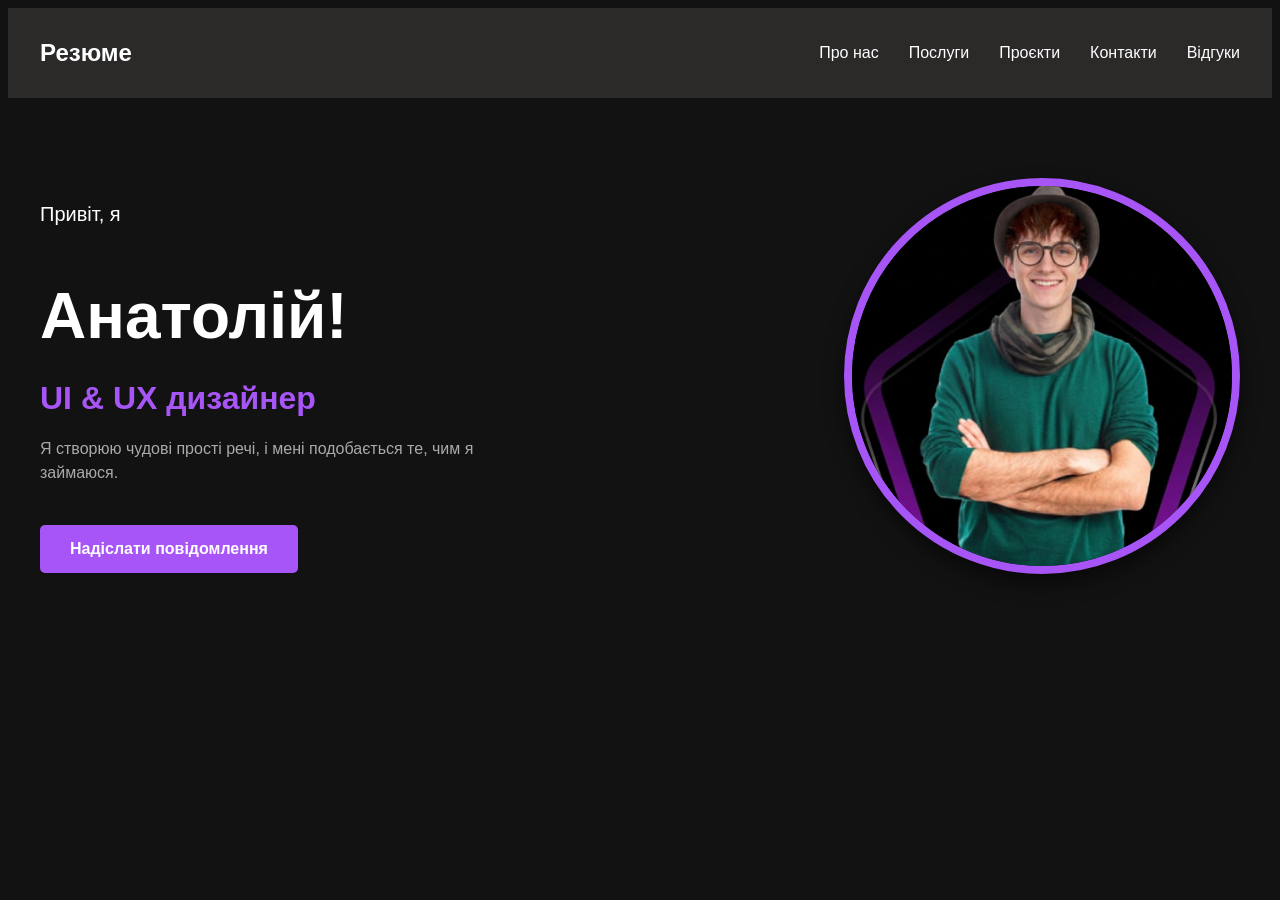
<file: index.html>
<!DOCTYPE html>
<html lang="uk">
<head>
    <meta charset="UTF-8">
    <meta name="viewport" content="width=device-width, initial-scale=1.0">
    <title>Анатолій - Портфоліо</title>
   <link rel="stylesheet" href="./style.css">
</head>
<body>

<header class="header">
    <div class="container">
        <a href="#" class="logo">Резюме</a> 
        <nav class="nav">
            <ul class="nav__list">
                <li><a href="aboutUs.html" class="nav__link" target="_blank">Про нас</a></li>
                <li><a href="services.html" class="nav__link" target="_blank">Послуги</a></li>
                <li><a href="project.html" class="nav__link" target="_blank">Проєкти</a></li>
                <li><a href="contacts.html" class="nav__link" target="_blank">Контакти</a></li>
                <li><a href="testimonials.html" class="nav__link" target="_blank">Відгуки</a></li>
            </ul>
        </nav>
    </div>
</header>

<main>
    <section class="hero">
        <div class="container hero__container">
            <div class="hero__content">
                <p class="hero__subtitle">Привіт, я</p>
                <h1 class="hero__title">Анатолій!</h1>
                <h2 class="hero__profession">UI & UX дизайнер</h2>
                <p class="hero__description">Я створюю чудові прості речі, і мені подобається те, чим я займаюся.</p>
                <a href="#contact" class="btn">Надіслати повідомлення</a>
            </div>
            
            <div class="hero__image">
                <img src="image1.jpg" alt="Anatoly Portfolio Photo" class="hero__photo">
            </div>
        </div>
    </section>
</main>

</body>
</html>
</file>
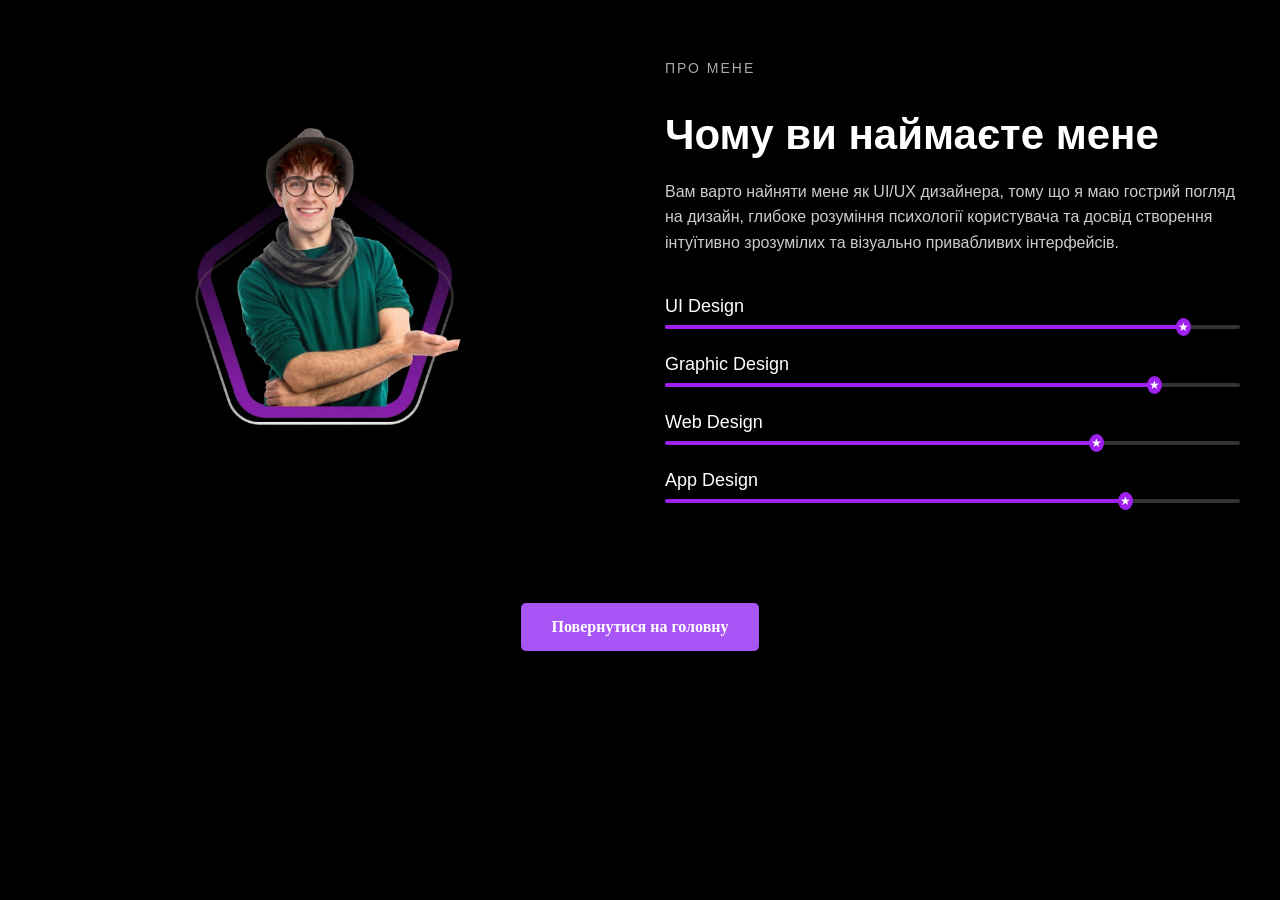
<file: aboutUs.html>
<!DOCTYPE html>
<html>
<head>
    <meta charset="UTF-8">
    <meta name="viewport" content="width=device-width, initial-scale=1.0">
    <title>About us - Anatoly</title>
    <style>
   /* Загальні налаштування секції */
.about-section {
  background-color: #000000;
  color: #ffffff;
  padding: 60px 20px;
  font-family: 'Poppins', sans-serif; /* або будь-який інший санс-сериф */
}

.about-container {
  max-width: 1200px;
  margin: 0 auto;
  display: grid;
  grid-template-columns: minmax(300px, 1fr) 1fr;
  gap: 50px;
  align-items: center;
}

/* Ліва колонка та фігурне фото */
.about-image-side {
  position: relative;
  display: flex;
  justify-content: center;
}

/* Створення п'ятикутника через clip-path */
.pentagon-shape {
  width: 320px;
  height: 340px;
  background: #1a1a1a;
  clip-path: polygon(50% 0%, 100% 38%, 82% 100%, 18% 100%, 0% 38%);
  overflow: hidden;
  display: flex;
  align-items: center;
  justify-content: center;
}

.profile-img {
  width: 100%;
  height: 100%;
  object-fit: cover;
}

/* Права колонка */
.sub-title {
  color: #aaaaaa;
  font-size: 14px;
  letter-spacing: 2px;
  text-transform: uppercase;
  display: block;
  margin-bottom: 10px;
}

.main-title {
  font-size: 42px;
  font-weight: 700;
  margin-bottom: 20px;
}

.description {
  color: #cccccc;
  line-height: 1.6;
  margin-bottom: 40px;
}

/* Стилізація прогрес-барів */
.skills-list {
  display: flex;
  flex-direction: column;
  gap: 25px;
}

.skill-name {
  font-size: 18px;
  font-weight: 500;
  margin-bottom: 8px;
  display: block;
}

.progress-line {
  height: 4px;
  background-color: #333333;
  position: relative;
  border-radius: 2px;
}

.progress-line span {
  height: 100%;
  background: #a020f0; /* Фіолетовий колір лінії */
  position: absolute;
  left: 0;
  top: 0;
  border-radius: 2px;
}

/* Повзунок-зірочка/крапка на кінці лінії прогресу */
.progress-line span::after {
  content: '★'; /* Можна замінити на SVG або просто коло '' */
  position: absolute;
  right: -8px;
  top: 50%;
  transform: translateY(-50%);
  color: #ffffff;
  background: #a020f0;
  font-size: 12px;
  padding: 2px;
  border-radius: 50%;
}
.btn {
    display: inline-block;
    background-color: #a855f7; /* Фіолетовий фон */
    color: #ffffff;
    text-decoration: none;
    padding: 15px 30px;
    border-radius: 5px; /* Закруглені кути */
    font-weight: bold;
    transition: background-color 1.0s ease; /* Плавна зміна кольору при наведенні */
}
    </style> 

<style>
    body {
        background-color: #000000; /* Робить фон повністю темним */
        margin: 0;
        padding-bottom: 50px; /* Додає гарний відступ знизу, щоб кнопка не прилипала до краю */
    }
</style>
</head>
<body>
   <section class="about-section">
  <div class="about-container">
    
    <!-- Ліва колонка: Контейнер для фото -->
    <div class="about-image-side">
      <div class="blue-border-box">
        <div class="pentagon-glow">
          <div class="pentagon-shape">
            <img src="image2.jpg" alt="Your Photo" class="profile-img">
          </div>
        </div>
      </div>
    </div>

    <!-- Права колонка: Текст та навички -->
    <div class="about-content-side">
      <span class="sub-title">ПРО МЕНЕ</span>
      <h2 class="main-title">Чому ви наймаєте мене</h2>
      <p class="description">
        Вам варто найняти мене як UI/UX дизайнера, тому що я маю гострий погляд на дизайн, глибоке розуміння психології користувача
        та досвід створення інтуїтивно зрозумілих та візуально привабливих інтерфейсів.
      </p>

      <!-- Блок зі скіл-барами -->
      <div class="skills-list">
        
        <div class="skill-item">
          <div class="skill-info">
            <span class="skill-name">UI Design</span>
          </div>
          <div class="progress-line"><span style="width: 90%;"></span></div>
        </div>

        <div class="skill-item">
          <div class="skill-info">
            <span class="skill-name">Graphic Design</span>
          </div>
          <div class="progress-line"><span style="width: 85%;"></span></div>
        </div>

        <div class="skill-item">
          <div class="skill-info">
            <span class="skill-name">Web Design</span>
          </div>
          <div class="progress-line"><span style="width: 75%;"></span></div>
        </div>

        <div class="skill-item">
          <div class="skill-info">
            <span class="skill-name">App Design</span>
          </div>
          <div class="progress-line"><span style="width: 80%;"></span></div>
        </div>

      </div>
    </div>

  </div>
</section>
    </div>
<div style="text-align: center; width: 100%; margin-top: 40px;">
    <a href="#" onclick="window.close(); return false;" class="btn">Повернутися на головну</a>
</div>
</body>
</html>
</file>
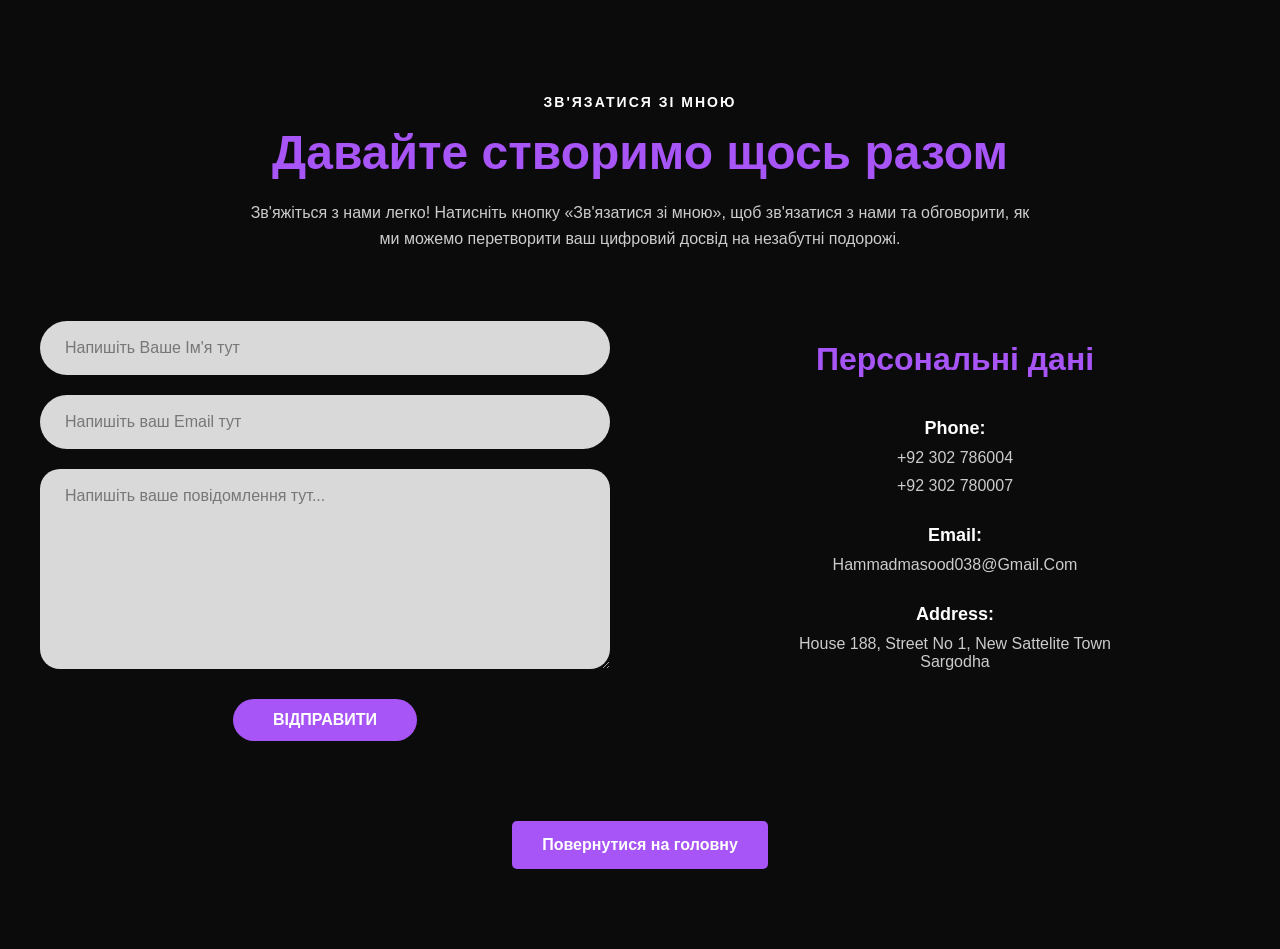
<file: contacts.html>
<!DOCTYPE html>
<html lang="uk">
<head>
    <meta charset="UTF-8">
    <meta name="viewport" content="width=device-width, initial-scale=1.0">
    <title>Контакти - Анатолій</title>
    <link rel="stylesheet" href="./style.css">
    
    <style>
        /* Базові стилі для темного фону */
        body {
            background-color: #0b0b0b; 
            color: #ffffff;
            margin: 0;
            font-family: 'Poppins', sans-serif;
        }

        /* Головний контейнер */
        .contact-page__container {
            max-width: 1200px;
            margin: 0 auto;
            padding: 80px 20px;
        }

        /* ЗАГОЛОВКИ */
        .contact-header {
            text-align: center;
            margin-bottom: 70px;
        }

        .contact-subtitle {
            text-transform: uppercase;
            font-size: 14px;
            letter-spacing: 2px;
            font-weight: 600;
            margin-bottom: 15px;
        }

        .contact-title {
            font-size: 48px;
            font-weight: 700;
            color: #a855f7; /* Фіолетовий колір з макету */
            margin: 0 0 20px 0;
        }

        .contact-desc {
            font-size: 16px;
            line-height: 1.6;
            color: #cccccc;
            max-width: 800px;
            margin: 0 auto;
        }

        /* СІТКА КОНТАКТІВ (Ліва і Права колонки) */
        .contact-content {
            display: grid;
            grid-template-columns: 1fr 1fr;
            gap: 60px;
            align-items: start;
        }

        /* ============================ */
        /* ЛІВА ЧАСТИНА: ФОРМА          */
        /* ============================ */
        .contact-form {
            display: flex;
            flex-direction: column;
            gap: 20px;
        }

        .form-input, .form-textarea {
            width: 100%;
            background-color: #d9d9d9; /* Світло-сірий фон полів */
            border: none;
            color: #333333;
            font-family: 'Poppins', sans-serif;
            font-size: 16px;
            padding: 18px 25px;
            box-sizing: border-box;
            outline: none;
        }

        .form-input {
            border-radius: 40px; /* Округлі поля вводу */
        }

        .form-textarea {
            border-radius: 20px;
            min-height: 200px;
            resize: vertical;
        }

        .form-input::placeholder, .form-textarea::placeholder {
            color: #777777;
        }

        .btn-submit-wrap {
            text-align: center;
            margin-top: 10px;
        }

        .btn-submit {
            background-color: #a855f7;
            color: #ffffff;
            border: none;
            padding: 12px 40px;
            font-size: 16px;
            font-weight: 600;
            border-radius: 30px;
            cursor: pointer;
            text-transform: uppercase;
            transition: background-color 0.3s ease;
        }

        .btn-submit:hover {
            background-color: #9333ea;
        }

        /* ============================ */
        /* ПРАВА ЧАСТИНА: ДЕТАЛІ        */
        /* ============================ */
        .contact-details {
            text-align: center;
            padding-top: 20px;
        }

        .details-title {
            font-size: 32px;
            color: #a855f7;
            font-weight: 600;
            margin-bottom: 40px;
            margin-top: 0;
        }

        .detail-item {
            margin-bottom: 30px;
            display: flex;
            flex-direction: column;
            gap: 10px;
        }

        .detail-item strong {
            font-size: 18px;
        }

        .detail-item span {
            font-size: 16px;
            color: #cccccc;
        }

        /* Адаптивність для телефонів */
        @media (max-width: 900px) {
            .contact-content {
                grid-template-columns: 1fr; /* Одна колонка на телефоні */
                gap: 50px;
            }
            .contact-title {
                font-size: 36px;
            }
        }
    </style>
</head>
<body>

    <main class="contact-page">
        <div class="contact-page__container">
            
            <div class="contact-header">
                <p class="contact-subtitle">Зв'язатися зі мною</p>
                <h1 class="contact-title">Давайте створимо щось разом</h1>
                <p class="contact-desc">Зв'яжіться з нами легко! Натисніть кнопку «Зв'язатися зі мною», щоб зв'язатися з нами та обговорити, як ми можемо перетворити ваш цифровий досвід на незабутні подорожі.</p>
            </div>
            
            <div class="contact-content">
                
                <form class="contact-form" action="#" method="Відправити">
                    <input type="text" class="form-input" placeholder="Напишіть Ваше Ім'я тут" required>
                    <input type="email" class="form-input" placeholder="Напишіть ваш Email тут" required>
                    <textarea class="form-textarea" placeholder="Напишіть ваше повідомлення тут..." required></textarea>
                    
                    <div class="btn-submit-wrap">
                        <button type="submit" class="btn-submit">Відправити</button>
                    </div>
                </form>

                <div class="contact-details">
                    <h2 class="details-title">Персональні дані</h2>
                    
                    <div class="detail-item">
                        <strong>Phone:</strong>
                        <span>+92 302 786004</span>
                        <span>+92 302 780007</span>
                    </div>

                    <div class="detail-item">
                        <strong>Email:</strong>
                        <span>Hammadmasood038@Gmail.Com</span>
                    </div>

                    <div class="detail-item">
                        <strong>Address:</strong>
                        <span>House 188, Street No 1, New Sattelite Town<br>Sargodha</span>
                    </div>
                </div>

            </div>

            <div style="text-align: center; width: 100%; margin-top: 80px;">
                <a href="#" onclick="window.close(); return false;" class="btn">Повернутися на головну</a>
            </div>
            
        </div>
    </main>

</body>
</html>
</file>
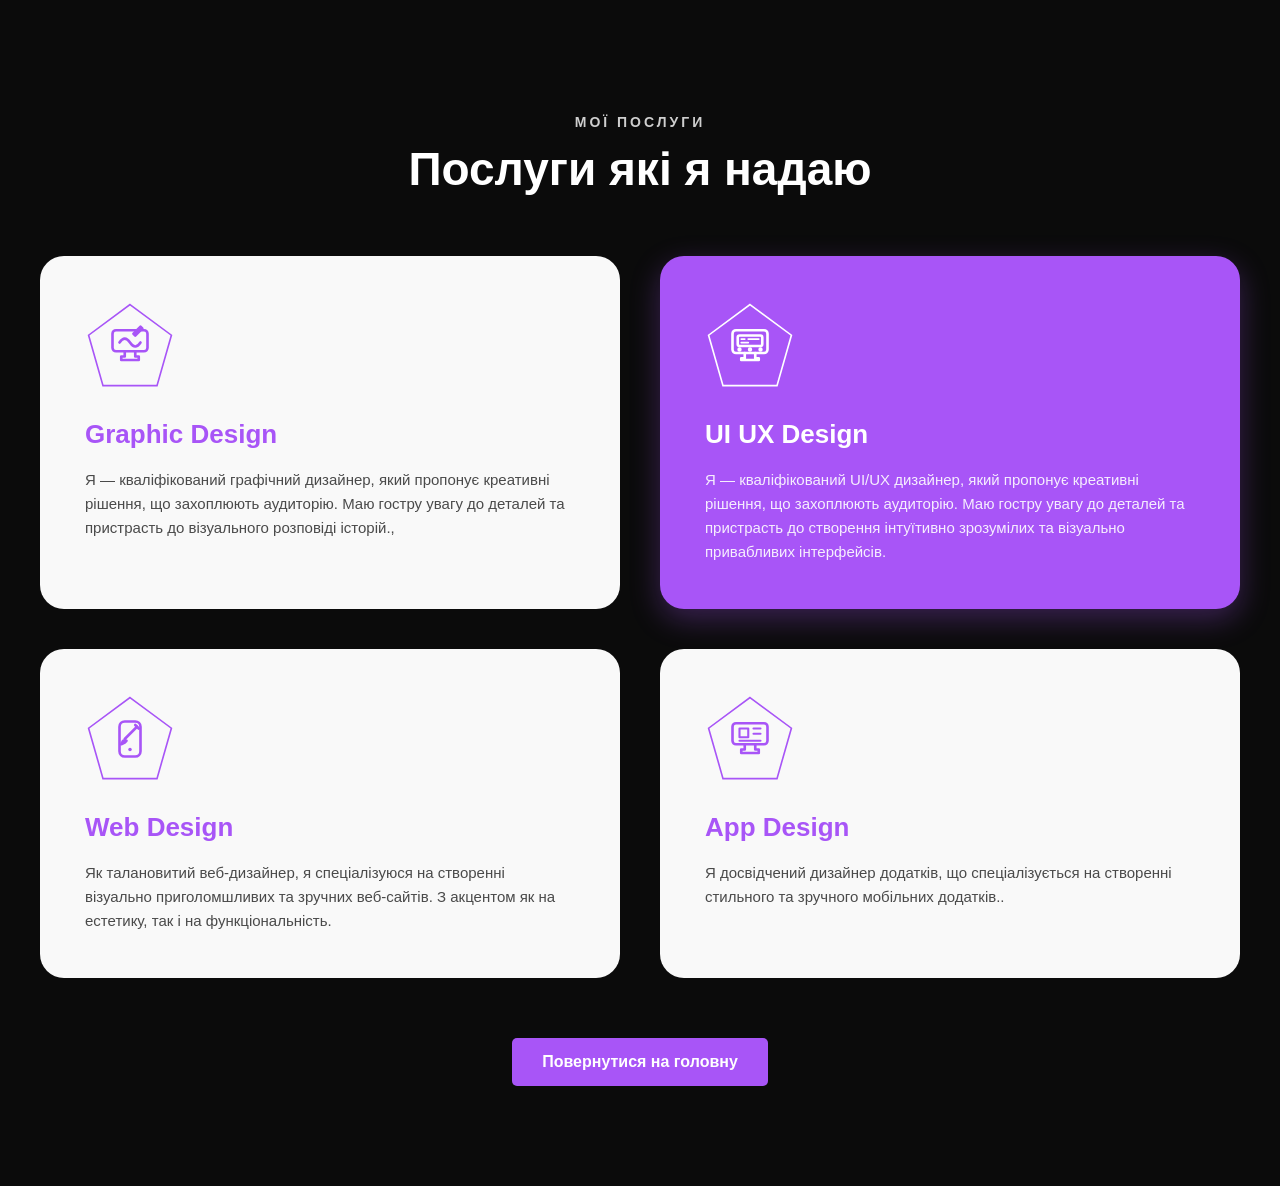
<file: services.html>
<!DOCTYPE html>
<html lang="uk">
<head>
    <meta charset="UTF-8">
    <meta name="viewport" content="width=device-width, initial-scale=1.0">
    <title>Мої послуги - Анатолій</title>
    <link rel="stylesheet" href="./style.css">
    
    <style>
        /* Загальні налаштування темного фону сторінки */
        body {
            background-color: #0b0b0b; 
            color: #ffffff;
            margin: 0;
            font-family: 'Poppins', sans-serif;
        }

        /* Центрування та відступи для всього контенту */
        .services-page__container {
            max-width: 1200px;
            margin: 0 auto;
            padding: 100px 20px;
            text-align: center;
        }

        /* Заголовки сторінки */
        .services-page__subtitle {
            text-transform: uppercase;
            color: #ffffff;
            font-size: 14px;
            letter-spacing: 3px;
            margin-bottom: 12px;
            font-weight: 600;
            opacity: 0.8;
        }

        .services-page__title {
            font-size: 46px;
            font-weight: 700;
            margin-top: 0;
            margin-bottom: 60px;
            color: #ffffff;
        }

        /* Акуратна сітка 2x2 */
        .services-page__grid {
            display: grid;
            grid-template-columns: repeat(2, 1fr);
            gap: 40px; 
            margin-bottom: 60px;
            text-align: left;
        }

        /* Адаптивність під мобільні екрани */
        @media (max-width: 900px) {
            .services-page__grid {
                grid-template-columns: 1fr;
            }
            .services-page__title {
                font-size: 36px;
            }
        }

        /* Стиль картки */
        .service-card {
            border-radius: 24px; 
            padding: 45px;
            display: flex;
            flex-direction: column;
            gap: 18px;
            transition: transform 0.3s ease, box-shadow 0.3s ease;
        }

        .service-card:hover {
            transform: translateY(-8px);
        }

        /* Обгортка для п'ятикутника та іконки всередині */
        .service-icon-wrap {
            width: 90px;
            height: 90px;
            display: flex;
            justify-content: center;
            align-items: center;
            margin-bottom: 10px;
            position: relative;
        }

        /* Головний п'ятикутник */
        .pentagon-svg {
            position: absolute;
            width: 100%;
            height: 100%;
            fill: none;
            stroke-width: 1.8;
        }

        /* Внутрішня іконка, що накладається зверху */
        .inner-icon-svg {
            position: absolute;
            width: 42px;
            height: 42px;
            fill: none;
            stroke-width: 1.5;
            stroke-linecap: round;
            stroke-linejoin: round;
        }

        /* Текстові стилі елементів картки */
        .service-title {
            font-size: 26px;
            font-weight: 700;
            margin: 0;
        }

        .service-desc {
            font-size: 15px;
            line-height: 1.6;
            margin: 0;
            font-weight: 400;
        }

        /* ========================================= */
        /* СТИЛІЗАЦІЯ ТЕМ ДЛЯ КАРТОК (ЗГІДНО МАКЕТУ) */
        /* ========================================= */

        /* 1. Звичайні картки (Світлі) */
        .service-card.normal {
            background-color: #f9f9f9; 
        }
        .normal .pentagon-svg {
            stroke: #a855f7; /* Фіолетовий п'ятикутник */
        }
        .normal .inner-icon-svg {
            stroke: #a855f7; /* Фіолетова іконка всередині */
        }
        .normal .service-title {
            color: #a855f7; 
        }
        .normal .service-desc {
            color: #4a4a4a; 
        }

        /* 2. Активна картка (Фіолетова UI UX Design) */
        .service-card.highlight {
            background-color: #a855f7; 
            box-shadow: 0 10px 30px rgba(168, 85, 247, 0.3);
        }
        .highlight .pentagon-svg {
            stroke: #ffffff; /* Білий п'ятикутник */
        }
        .highlight .inner-icon-svg {
            stroke: #ffffff; /* Біла іконка всередині */
        }
        .highlight .service-title {
            color: #ffffff; 
        }
        .highlight .service-desc {
            color: #ffffff; 
            opacity: 0.9;
        }

    </style>
</head>
<body>

    <main class="services-page">
        <div class="services-page__container">
            <p class="services-page__subtitle">Мої послуги</p>
            <h1 class="services-page__title">Послуги які я надаю</h1>
            
            <div class="services-page__grid">
                
                <div class="service-card normal">
                    <div class="service-icon-wrap">
                        <svg class="pentagon-svg" viewBox="0 0 100 100">
                            <polygon points="50,4 96,38 80,94 20,94 4,38"/>
                        </svg>
                        <svg class="inner-icon-svg" viewBox="0 0 24 24">
                            <rect x="2" y="3" width="20" height="12" rx="2" />
                            <path d="M9 15v3H7v2h10v-2h-2v-3" />
                            <path d="M6 10c2-3 4-3 6 0s4 3 6 0" />
                            <path d="M14 5l4-4 1 1-4 4z" />
                        </svg>
                    </div>
                    <h3 class="service-title">Graphic Design</h3>
                    <p class="service-desc">Я — кваліфікований графічний дизайнер, який пропонує креативні рішення, що захоплюють аудиторію. Маю гостру увагу до деталей та пристрасть до візуального розповіді історій.,</p>
                </div>

                <div class="service-card highlight">
                    <div class="service-icon-wrap">
                        <svg class="pentagon-svg" viewBox="0 0 100 100">
                            <polygon points="50,4 96,38 80,94 20,94 4,38"/>
                        </svg>
                        <svg class="inner-icon-svg" viewBox="0 0 24 24">
                            <rect x="2" y="3" width="20" height="13" rx="2" />
                            <path d="M9 16v3H7v1h10v-1h-2v-3" />
                            <rect x="5" y="6" width="14" height="6" rx="1" />
                            <circle cx="6" cy="14" r="0.5" fill="currentColor" />
                            <circle cx="12" cy="14" r="0.5" fill="currentColor" />
                            <circle cx="18" cy="14" r="0.5" fill="currentColor" />
                            <path d="M7 8h2M11 8h6M7 10h4" stroke-width="1"/>
                        </svg>
                    </div>
                    <h3 class="service-title">UI UX Design</h3>
                    <p class="service-desc">Я — кваліфікований UI/UX дизайнер, який пропонує креативні рішення, що захоплюють аудиторію. Маю гостру увагу до деталей та пристрасть до створення інтуїтивно зрозумілих та візуально привабливих інтерфейсів.</p>
                </div>

                <div class="service-card normal">
                    <div class="service-icon-wrap">
                        <svg class="pentagon-svg" viewBox="0 0 100 100">
                            <polygon points="50,4 96,38 80,94 20,94 4,38"/>
                        </svg>
                        <svg class="inner-icon-svg" viewBox="0 0 24 24">
                            <rect x="6" y="2" width="12" height="20" rx="3" />
                            <path d="M12 18h.01" stroke-width="2"/>
                            <path d="M16 5l-7 7M8 13l-1 2 2-1 1-1z" />
                            <path d="M15 4l2 2" />
                        </svg>
                    </div>
                    <h3 class="service-title">Web Design</h3>
                    <p class="service-desc">Як талановитий веб-дизайнер, я спеціалізуюся на створенні візуально приголомшливих та зручних веб-сайтів. З акцентом як на естетику, так і на функціональність.</p>
                </div>

                <div class="service-card normal">
                    <div class="service-icon-wrap">
                        <svg class="pentagon-svg" viewBox="0 0 100 100">
                            <polygon points="50,4 96,38 80,94 20,94 4,38"/>
                        </svg>
                        <svg class="inner-icon-svg" viewBox="0 0 24 24">
                            <rect x="2" y="3" width="20" height="12" rx="2" />
                            <path d="M9 15v3H7v2h10v-2h-2v-3" />
                            <path d="M6 6h5v5H6zM14 6h4M14 9h4M6 13h12" stroke-width="1.2" />
                        </svg>
                    </div>
                    <h3 class="service-title">App Design</h3>
                    <p class="service-desc">Я досвідчений дизайнер додатків, що спеціалізується на створенні стильного та зручного мобільних додатків..</p>
                </div>

            </div>

            <div style="text-align: center; width: 100%; margin-top: 50px;">
                <a href="#" onclick="window.close(); return false;" class="btn">Повернутися на головну</a>
            </div>
            
        </div>
    </main>

</body>
</html>
</file>
<file: style.css>
/* 1. Базове скидання відступів (щоб сайт прилягав до країв екрана) */
* 
    body {
    background-color: #121212; /* Темний фон для всього сайту */
    color: #ffffff; /* Загальний колір тексту - білий */
    font-family: sans-serif;
}
/* --- СЕКЦІЯ HERO --- */
.hero {
    padding: 80px 0; /* Відступи зверху і знизу, щоб дихало */
}

.hero__content {
    max-width: 500px; /* Обмежуємо ширину тексту, щоб він не був на весь екран */
}

.hero__subtitle {
    font-size: 20px;
    margin-bottom: 10px;
}

.hero__title {
    font-size: 64px;
    font-weight: bold;
    margin-bottom: 10px;
}

.hero__profession {
    font-size: 32px;
    color: #a855f7; /* Фіолетовий акцентний колір (як у Figma) */
    margin-bottom: 20px;
}

.hero__description {
    font-size: 16px;
    color: #aaaaaa; /* Робимо опис трохи тьмянішим (сірим) */
    margin-bottom: 40px;
    line-height: 1.5;
}

/* --- СТИЛІ КНОПКИ --- */
.btn {
    display: inline-block;
    background-color: #a855f7; /* Фіолетовий фон */
    color: #ffffff;
    text-decoration: none;
    padding: 15px 30px;
    border-radius: 5px; /* Закруглені кути */
    font-weight: bold;
    transition: background-color 1.0s ease; /* Плавна зміна кольору при наведенні */
}

.btn:hover {
    background-color: #a684c5; /* Темніший фіолетовий при наведенні мишки */
}

/* --- ЗАГЛУШКА ДЛЯ ФОТО --- */
/* --- НОВІ СТИЛІ ДЛЯ РЕАЛЬНОГО ФОТО --- */
.hero__photo {
    width: 380px; /* Задаємо фіксовану ширину */
    height: 380px; /* Задаємо таку ж фіксовану висоту (робимо квадрат) */
    border-radius: 50%; /* Це магічний рядок, який робить квадрат кругом */
    object-fit: cover; /* Це ДУЖЕ важливо: фотографія автоматично обріжеться, щоб заповнити круг, не розтягуючись і не сплющуючись */
    border: 8px solid #a855f7; /* Додаємо фіолетову рамку, як у макеті (за бажанням) */
    box-shadow: 0 10px 20px rgba(0,0,0,0.5); /* Додаємо легку тінь для ефекту об'єму */
}

/* 2. Стилі для шапки сайту */
.header {
    background-color: #2c2929; /* Робимо темний фон (перевір точний колір у Figma) */
    padding: 20px 0; /* Відступи зверху і знизу */
}

/* 3. Контейнер, щоб контент не розтягувався на весь екран */
.container {
    max-width: 1200px;
    margin: 0 auto; /* Центруємо контейнер */
    display: flex; /* Робимо елементи гнучкими */
    justify-content: space-between; /* Розкидаємо логотип і меню по краях */
    align-items: center; /* Вирівнюємо по вертикалі */
    padding: 0 20px;
}

/* 4. Стилі для списку меню */
.nav__list {
    display: flex; /* Вибудовуємо пункти меню в один горизонтальний рядок */
    list-style: none; /* Прибираємо чорні крапки */
    gap: 30px; /* Робимо відстань між пунктами меню */
}

/* 5. Стилі для самих посилань (тексту) */
.nav__link, .logo {
    text-decoration: none; /* Прибираємо стандартне синє підкреслення */
    color: #ffffff; /* Робимо текст білим */
    font-family: sans-serif; /* Ставимо рівний шрифт без засічок */
}

.logo {
    font-size: 24px;
    font-weight: bold;
}
</file>
